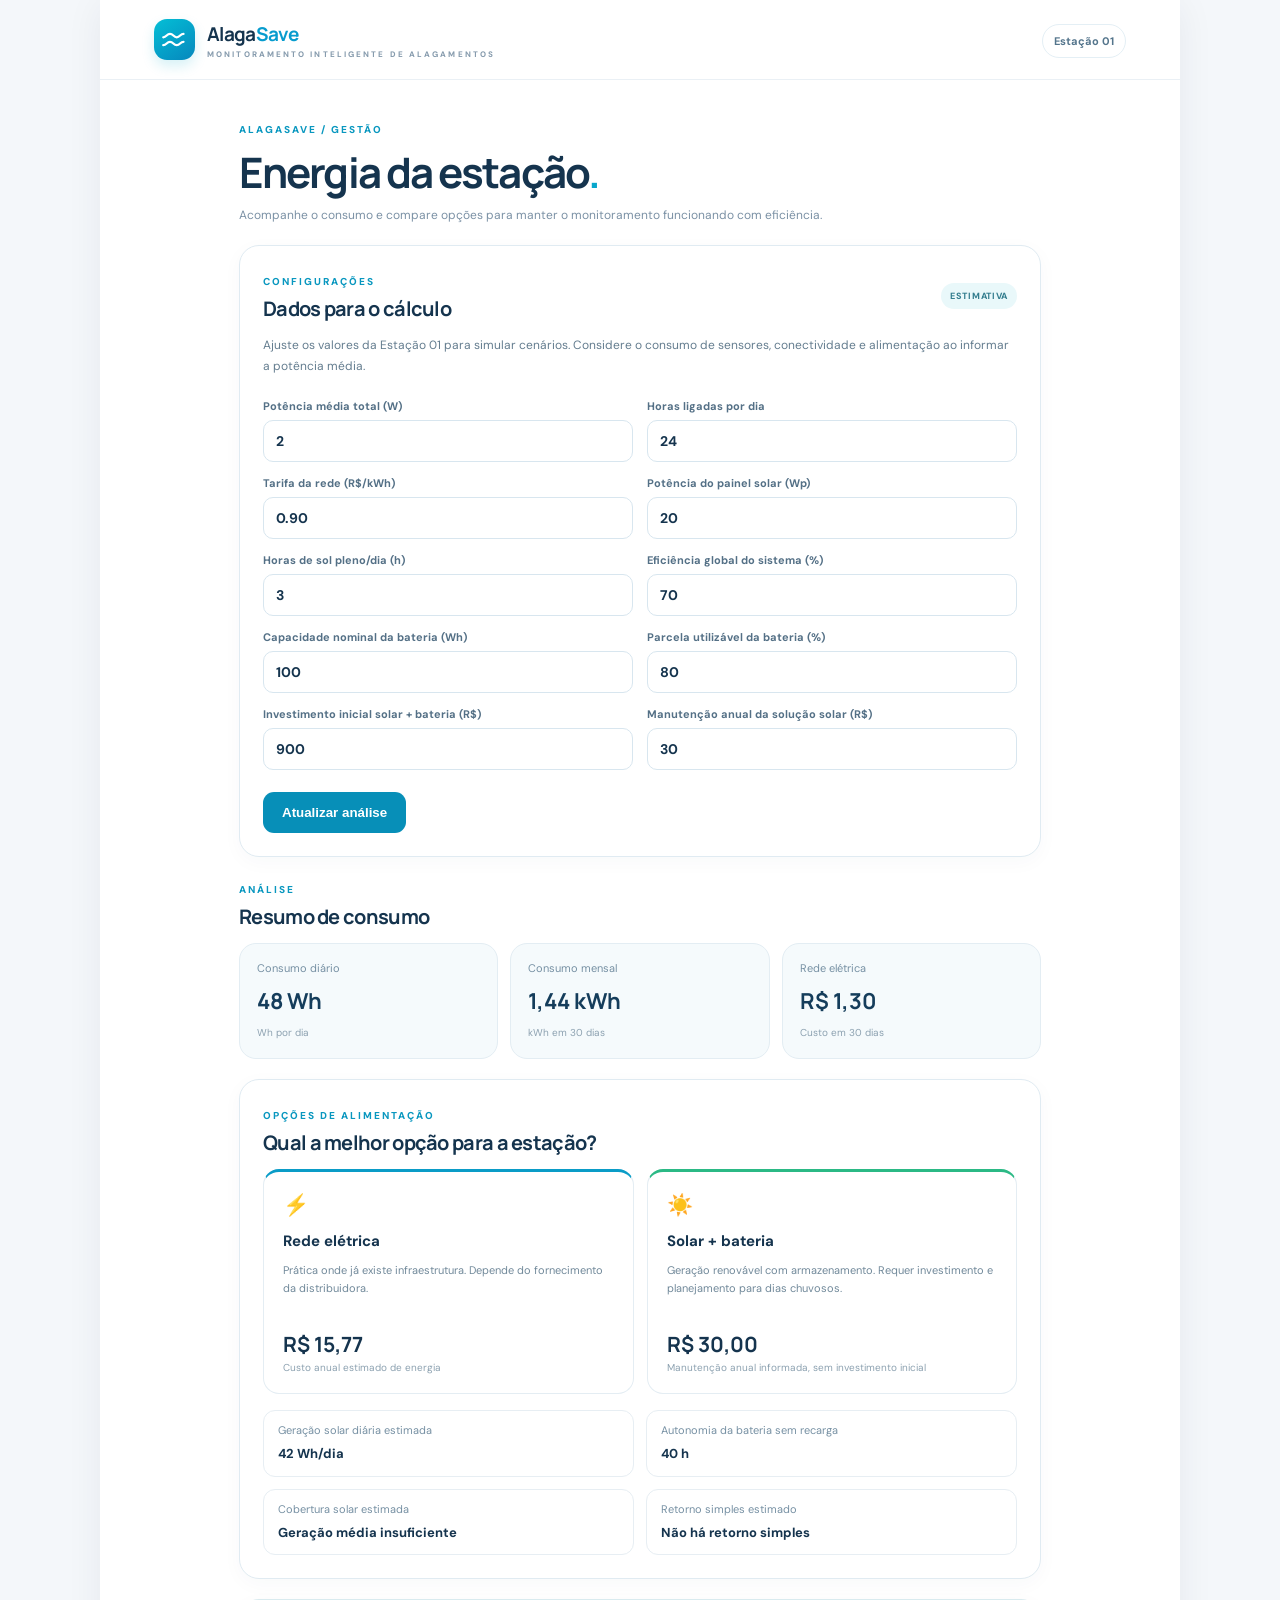
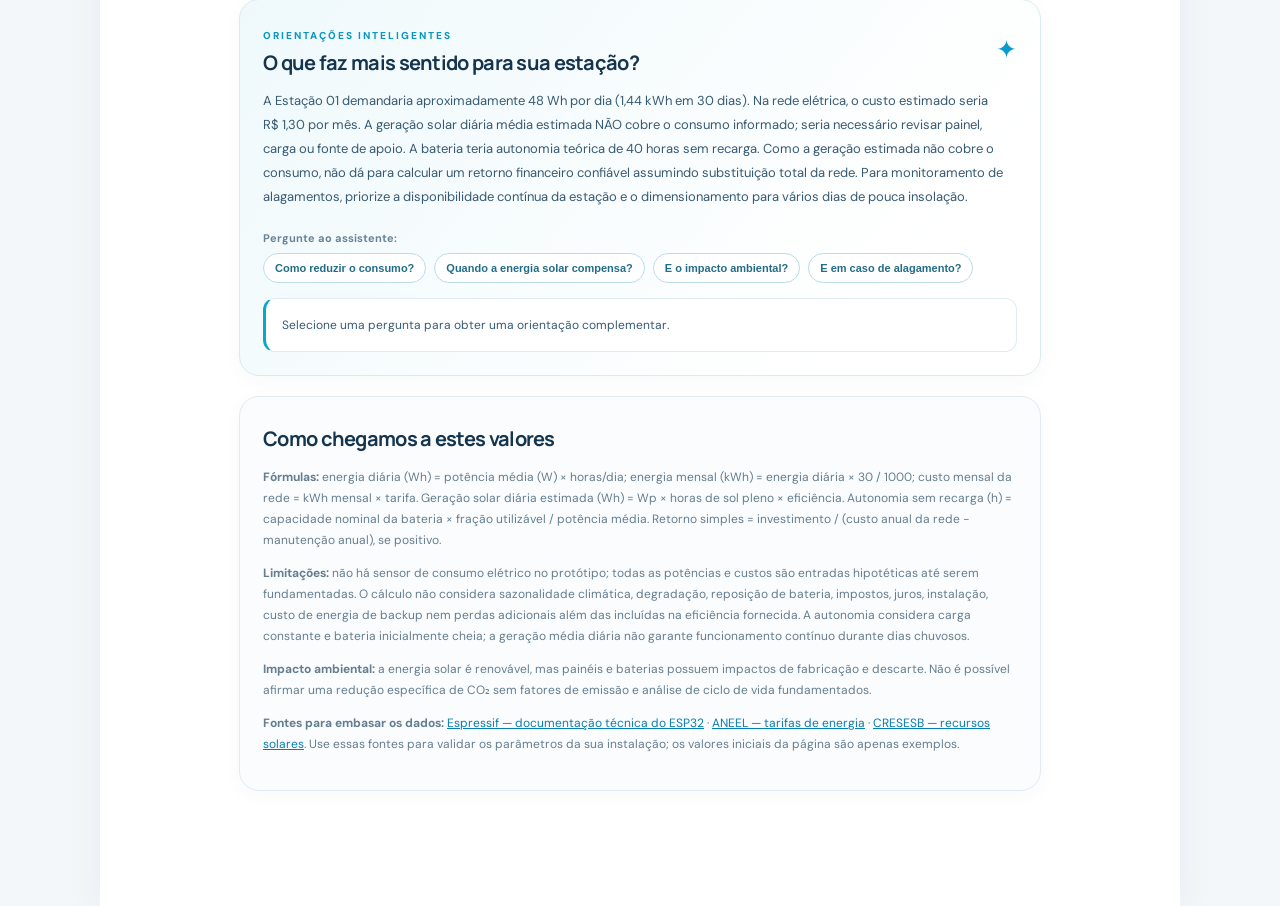
<file: admin/index.html>
<!doctype html>
<html lang="pt-BR">
  <head>
    <meta charset="utf-8" />
    <meta name="viewport" content="width=device-width,initial-scale=1" />
    <meta
      name="description"
      content="Consumo, autonomia e alternativas de energia para a Estação 01"
    />
    <title>AlagaSave | Energia da estação</title>
    <link rel="stylesheet" href="style.css" />
    <link rel="stylesheet" href="admin.css" />
    <script defer src="admin.js"></script>
  </head>
  <body>
    <div class="app-shell">
      <header class="topbar">
        <a href="index.html" class="brand" aria-label="AlagaSave, início">
          <span class="brand-icon"
            ><svg viewBox="0 0 24 24" aria-hidden="true">
              <path
                d="M2 10c3 0 3-3 6-3s3 3 6 3 3-3 6-3M2 17c3 0 3-3 6-3s3 3 6 3 3-3 6-3"
              /></svg
          ></span>
          <span
            ><b>Alaga<span>Save</span></b
            ><small>MONITORAMENTO INTELIGENTE DE ALAGAMENTOS</small></span
          >
        </a>
        <div class="header-actions">
          <span class="header-pill">Estação 01</span>
        </div>
      </header>
      <main class="content energy-main">
        <section class="intro">
          <span class="kicker">ALAGASAVE / GESTÃO</span>
          <h1>Energia da estação<span class="title-dot">.</span></h1>
          <p>
            Acompanhe o consumo e compare opções para manter o monitoramento
            funcionando com eficiência.
          </p>
        </section>

        <section class="energy-panel" aria-labelledby="inputs-title">
          <div class="energy-heading">
            <div>
              <span class="kicker">CONFIGURAÇÕES</span>
              <h2 id="inputs-title">Dados para o cálculo</h2>
            </div>
            <span class="sim-tag">ESTIMATIVA</span>
          </div>
          <p class="hint">
            Ajuste os valores da Estação 01 para simular cenários. Considere o
            consumo de sensores, conectividade e alimentação ao informar a
            potência média.
          </p>
          <div class="energy-fields">
            <label
              >Potência média total (W)
              <input
                type="number"
                id="potencia"
                min="0.01"
                max="10000"
                step="0.1"
                value="2"
                required
            /></label>
            <label
              >Horas ligadas por dia
              <input
                type="number"
                id="horas"
                min="0.1"
                max="24"
                step="0.1"
                value="24"
                required
            /></label>
            <label
              >Tarifa da rede (R$/kWh)
              <input
                type="number"
                id="tarifa"
                min="0"
                max="100"
                step="0.01"
                value="0.90"
                required
            /></label>
            <label
              >Potência do painel solar (Wp)
              <input
                type="number"
                id="painel"
                min="0"
                max="100000"
                step="1"
                value="20"
                required
            /></label>
            <label
              >Horas de sol pleno/dia (h)
              <input
                type="number"
                id="sol"
                min="0"
                max="24"
                step="0.1"
                value="3"
                required
            /></label>
            <label
              >Eficiência global do sistema (%)
              <input
                type="number"
                id="eficiencia"
                min="1"
                max="100"
                step="1"
                value="70"
                required
            /></label>
            <label
              >Capacidade nominal da bateria (Wh)
              <input
                type="number"
                id="bateria"
                min="0"
                max="1000000"
                step="1"
                value="100"
                required
            /></label>
            <label
              >Parcela utilizável da bateria (%)
              <input
                type="number"
                id="utilizavel"
                min="1"
                max="100"
                step="1"
                value="80"
                required
            /></label>
            <label
              >Investimento inicial solar + bateria (R$)
              <input
                type="number"
                id="investimento"
                min="0"
                max="100000000"
                step="1"
                value="900"
                required
            /></label>
            <label
              >Manutenção anual da solução solar (R$)
              <input
                type="number"
                id="manutencao"
                min="0"
                max="100000000"
                step="1"
                value="30"
                required
            /></label>
          </div>
          <p id="erro" class="form-error" role="alert" hidden></p>
          <button class="calc-button" id="calcular" type="button">
            Atualizar análise
          </button>
        </section>

        <section aria-label="Resultados estimados" class="energy-results">
          <div class="energy-heading">
            <div>
              <span class="kicker">ANÁLISE</span>
              <h2>Resumo de consumo</h2>
            </div>
          </div>
          <div class="energy-stats">
            <article class="energy-stat">
              <span>Consumo diário</span><strong id="diario">—</strong
              ><small>Wh por dia</small>
            </article>
            <article class="energy-stat">
              <span>Consumo mensal</span><strong id="mensal">—</strong
              ><small>kWh em 30 dias</small>
            </article>
            <article class="energy-stat">
              <span>Rede elétrica</span><strong id="custo">—</strong
              ><small>Custo em 30 dias</small>
            </article>
          </div>
        </section>

        <section class="energy-panel" aria-labelledby="comparison-title">
          <div class="energy-heading">
            <div>
              <span class="kicker">OPÇÕES DE ALIMENTAÇÃO</span>
              <h2 id="comparison-title">Qual a melhor opção para a estação?</h2>
            </div>
          </div>
          <div class="comparison-grid">
            <div class="comparison-card">
              <span class="comparison-icon">⚡</span>
              <h3>Rede elétrica</h3>
              <p>
                Prática onde já existe infraestrutura. Depende do fornecimento
                da distribuidora.
              </p>
              <strong id="rede-anual">—</strong
              ><small>Custo anual estimado de energia</small>
            </div>
            <div class="comparison-card">
              <span class="comparison-icon">☀️</span>
              <h3>Solar + bateria</h3>
              <p>
                Geração renovável com armazenamento. Requer investimento e
                planejamento para dias chuvosos.
              </p>
              <strong id="solar-anual">—</strong
              ><small
                >Manutenção anual informada, sem investimento inicial</small
              >
            </div>
          </div>
          <div class="technical-grid">
            <div>
              <span>Geração solar diária estimada</span
              ><strong id="geracao">—</strong>
            </div>
            <div>
              <span>Autonomia da bateria sem recarga</span
              ><strong id="autonomia">—</strong>
            </div>
            <div>
              <span>Cobertura solar estimada</span
              ><strong id="suficiencia">—</strong>
            </div>
            <div>
              <span>Retorno simples estimado</span
              ><strong id="retorno">—</strong>
            </div>
          </div>
        </section>

        <section
          class="energy-panel assistant-panel"
          aria-labelledby="assistant-title"
        >
          <div class="energy-heading">
            <div>
              <span class="kicker">ORIENTAÇÕES INTELIGENTES</span>
              <h2 id="assistant-title">
                O que faz mais sentido para sua estação?
              </h2>
            </div>
            <span class="assistant-symbol">✦</span>
          </div>
          <p id="recomendacao" aria-live="polite">
            Preencha os parâmetros e calcule para receber orientações.
          </p>
          <div class="quick-questions">
            <span>Pergunte ao assistente:</span>
            <button type="button" data-question="economia">
              Como reduzir o consumo?
            </button>
            <button type="button" data-question="solar">
              Quando a energia solar compensa?
            </button>
            <button type="button" data-question="ambiente">
              E o impacto ambiental?
            </button>
            <button type="button" data-question="risco">
              E em caso de alagamento?
            </button>
          </div>
          <div
            class="assistant-answer"
            id="resposta-pergunta"
            aria-live="polite"
          >
            Selecione uma pergunta para ver uma explicação.
          </div>
        </section>

        <section
          class="energy-panel references"
          aria-labelledby="references-title"
        >
          <h2 id="references-title">Como chegamos a estes valores</h2>
          <p>
            <strong>Fórmulas:</strong> energia diária (Wh) = potência média (W)
            × horas/dia; energia mensal (kWh) = energia diária × 30 / 1000;
            custo mensal da rede = kWh mensal × tarifa. Geração solar diária
            estimada (Wh) = Wp × horas de sol pleno × eficiência. Autonomia sem
            recarga (h) = capacidade nominal da bateria × fração utilizável /
            potência média. Retorno simples = investimento / (custo anual da
            rede − manutenção anual), se positivo.
          </p>
          <p>
            <strong>Limitações:</strong> não há sensor de consumo elétrico no
            protótipo; todas as potências e custos são entradas hipotéticas até
            serem fundamentadas. O cálculo não considera sazonalidade climática,
            degradação, reposição de bateria, impostos, juros, instalação, custo
            de energia de backup nem perdas adicionais além das incluídas na
            eficiência fornecida. A autonomia considera carga constante e
            bateria inicialmente cheia; a geração média diária não garante
            funcionamento contínuo durante dias chuvosos.
          </p>
          <p>
            <strong>Impacto ambiental:</strong> a energia solar é renovável, mas
            painéis e baterias possuem impactos de fabricação e descarte. Não é
            possível afirmar uma redução específica de CO₂ sem fatores de
            emissão e análise de ciclo de vida fundamentados.
          </p>
          <p>
            <strong>Fontes para embasar os dados:</strong>
            <a
              href="https://documentation.espressif.com/esp32_datasheet_en.html"
              target="_blank"
              rel="noopener noreferrer"
              >Espressif — documentação técnica do ESP32</a
            >
            ·
            <a
              href="https://www.gov.br/aneel/pt-br"
              target="_blank"
              rel="noopener noreferrer"
              >ANEEL — tarifas de energia</a
            >
            ·
            <a
              href="https://cresesb.cepel.br/"
              target="_blank"
              rel="noopener noreferrer"
              >CRESESB — recursos solares</a
            >. Use essas fontes para validar os parâmetros da sua instalação; os
            valores iniciais da página são apenas exemplos.
          </p
        </section>
      </main>
    </div>
  </body>
</html>
</file>
<file: admin/style.css>
@import url('https://fonts.googleapis.com/css2?family=DM+Sans:wght@400;500;600;700;800&family=Manrope:wght@400;500;600;700;800&display=swap');
:root{font-family:'DM Sans',sans-serif;color:#15344e;background:#f4f7fa;font-synthesis:none}*{box-sizing:border-box}html{scroll-behavior:smooth}body{margin:0}a{color:inherit;text-decoration:none}.app-shell{max-width:1080px;min-height:100vh;margin:auto;background:#fff;box-shadow:0 4px 35px #08233d10}.topbar{padding:19px clamp(20px,5vw,54px);border-bottom:1px solid #eaf0f5;display:flex;align-items:center;justify-content:space-between;gap:12px}.brand{display:flex;align-items:center;gap:12px}.brand-icon{height:41px;width:41px;display:grid;place-items:center;background:linear-gradient(145deg,#04bfd6,#0687bd);border-radius:13px;box-shadow:0 6px 13px #02a7cb2a}.brand svg{height:27px;width:27px;stroke:#fff;fill:none;stroke-width:2;stroke-linecap:round}.brand b{font-family:Manrope,sans-serif;font-size:19px;letter-spacing:-.7px}.brand b span{color:#079cce}.brand small{display:block;font-size:8px;font-weight:800;letter-spacing:2.1px;color:#869bad;margin-top:2px}.header-pill{font-size:11px;white-space:nowrap;color:#54758c;border:1px solid #e4eff5;border-radius:30px;padding:9px 11px;font-weight:700}.live-dot,.tiny-dot,.chart-dot{display:inline-block;width:8px;height:8px;border-radius:50%;background:#9aafbc;margin-right:4px}.live-dot.online{background:#16b89c}.live-dot.offline{background:#e69c35}.content{max-width:850px;margin:auto;padding:30px 24px 110px}.kicker,.overline{font-size:10px;font-weight:800;color:#0997bf;letter-spacing:2px}.intro{margin:7px 0 21px}.intro-top{display:flex;align-items:center;justify-content:space-between;gap:10px}.intro h1{font-family:Manrope,sans-serif;font-size:clamp(29px,5vw,42px);line-height:1.15;letter-spacing:-1.9px;margin:9px 0 6px}.title-dot{color:#08a7cc}.intro p{display:flex;gap:4px;align-items:center;color:#7b91a5;font-size:12px;margin:0}.inline-icon{width:14px;height:14px;flex-shrink:0;stroke:currentColor;fill:none;stroke-width:1.8;stroke-linecap:round;stroke-linejoin:round}.pilot-tag{font-size:10px;border:1px solid #dbebf4;border-radius:20px;padding:9px 12px;color:#36728e;font-weight:700;white-space:nowrap}.overview{border-radius:25px;padding:23px 25px 18px;background:radial-gradient(circle at 96% 5%,#327b95b0,transparent 56%),linear-gradient(125deg,#133653,#0a4966 68%,#225a74);color:#fff;box-shadow:0 17px 35px #0a3b5c25;overflow:hidden}.overview-top,.overview-footer{display:flex;align-items:center;justify-content:space-between;gap:10px}.overview .overline{color:#b6eaf3;letter-spacing:1.5px}.tiny-dot{background:#51dff4;box-shadow:0 0 0 4px #51dff42c}.overview-badge{font-size:10px;font-weight:800;padding:7px 10px;background:#ffffff22;border:1px solid #ffffff30;border-radius:99px;letter-spacing:.6px;white-space:nowrap}.overview-body{display:flex;align-items:center;justify-content:space-between;gap:16px;padding:18px 0 20px}.overview-info{min-width:0;flex:1}.overview h2{font-family:Manrope,sans-serif;font-size:clamp(23px,4.4vw,31px);letter-spacing:-1.2px;line-height:1.18;margin:0 0 7px}.overview-info>p{font-size:12px;line-height:1.55;color:#c5e2ee;max-width:340px;margin:0}.hero-stat{margin-top:22px;display:flex;flex-direction:column;gap:3px}.hero-stat>span:first-child{font-size:9px;font-weight:800;letter-spacing:1.6px;color:#bbdfed}.hero-stat strong{font-family:Manrope,sans-serif;font-size:clamp(36px,6vw,53px);letter-spacing:-2px;line-height:1.13}.hero-stat strong small{font-size:24px;color:#94eff8}.hero-stat>span:last-child{font-size:11px;color:#bddcea}.donut{position:relative;width:145px;height:145px;flex:0 0 145px}.donut svg{width:100%;height:100%}.donut-track,.donut-progress{fill:none;stroke-width:10}.donut-track{stroke:#ffffff24}.donut-progress{stroke:#63e3f1;stroke-linecap:round;stroke-dasharray:0 371;transform-origin:75px 75px;transform:rotate(-90deg);transition:stroke-dasharray .6s}.donut-inner{position:absolute;inset:0;display:flex;flex-direction:column;align-items:center;justify-content:center;gap:5px}.donut-inner svg{width:49px;height:49px;stroke:#b4f6fb;fill:none;stroke-width:1.9;stroke-linecap:round}.donut-inner span{font-size:9px;letter-spacing:2px;color:#d7f3f5;font-weight:800}.overview-footer{border-top:1px solid #ffffff2a;padding-top:13px;font-size:10px;color:#c0dbe5}.overview-footer>span:first-child{display:flex;align-items:center;gap:5px}.sim-label{font-size:9px;letter-spacing:1.2px;font-weight:800;color:#8be5f7}.overview[data-state=normal] .overview-badge{background:#0c8d6e}.overview[data-state=atencao] .overview-badge{background:#c17e16}.overview[data-state=critico] .overview-badge{background:#c3484c}.overview[data-state=unknown] .overview-badge{background:#546a79}.narrative{display:flex;gap:12px;align-items:flex-start;background:#eef8fb;border:1px solid #dceef4;border-radius:16px;padding:15px 16px;margin:14px 0 30px}.narrative-icon{width:35px;height:35px;display:grid;place-items:center;flex-shrink:0;border-radius:11px;background:#d7f2f9;color:#078bb5}.narrative-icon svg,.icon-tile svg,.nav-link svg{width:21px;height:21px;stroke:currentColor;fill:none;stroke-width:1.8;stroke-linecap:round;stroke-linejoin:round}.narrative strong{display:block;font-size:13px;margin:1px 0 5px}.narrative p{font-size:12px;color:#537087;line-height:1.55;margin:0}.narrative[data-state=atencao]{background:#fff9ed;border-color:#f6e6bf}.narrative[data-state=atencao] .narrative-icon{background:#fff0c9;color:#9f6c12}.narrative[data-state=critico]{background:#fff1f0;border-color:#f5dbd8}.narrative[data-state=critico] .narrative-icon{background:#ffdfdd;color:#c34a43}.section-heading{display:flex;justify-content:space-between;align-items:end;gap:8px;margin-bottom:14px}.section-heading h2,.history-card h2{font-family:Manrope,sans-serif;font-size:21px;letter-spacing:-.85px;margin:6px 0 0}.section-aside{font-size:11px;color:#8ba0ad}.sensor-grid{display:grid;grid-template-columns:repeat(2,minmax(0,1fr));gap:13px}.sensor-card{border:1px solid #e3edf3;border-radius:19px;padding:19px;min-width:0;box-shadow:0 5px 20px #163a5408}.sensor-top{display:flex;align-items:center;justify-content:space-between}.icon-tile{display:grid;place-items:center;width:37px;height:37px;border-radius:12px}.icon-tile.blue{background:#e3f8fc;color:#079cca}.icon-tile.violet{background:#f0ecff;color:#8670d7}.icon-tile.orange{background:#fff1e6;color:#dc9650}.icon-tile.green{background:#e4f7ee;color:#259774}.sensor-index{font-size:10px;color:#bdcbd5;letter-spacing:1.5px;font-weight:800}.sensor-card p{font-size:12px;color:#7890a1;margin:14px 0 5px}.sensor-card strong{display:block;font-family:Manrope,sans-serif;font-size:clamp(22px,4vw,27px);color:#183e5d;letter-spacing:-1px;line-height:1.25;overflow-wrap:anywhere}.sensor-card small{display:block;font-size:10px;color:#8da1b0;margin-top:5px}.sensor-card .status-value{font-size:18px;letter-spacing:-.3px}.bar{height:5px;background:#e8f0f5;overflow:hidden;border-radius:10px;margin-top:17px}.bar span{display:block;height:100%;width:0;background:#13aed8;border-radius:10px;transition:width .35s}.violet-bar span{background:#9981e9}.history-card,.measurements{border:1px solid #e2ecf2;border-radius:20px;padding:22px;margin-top:20px}.history-top{display:flex;justify-content:space-between;align-items:center;gap:10px}.history-top p{font-size:11px;color:#8ba0ad;margin:5px 0 0}.chart-pill{padding:8px 10px;background:#eff9fc;border-radius:40px;color:#38829a;font-size:10px;white-space:nowrap;font-weight:700}.chart-dot{background:#0fa9d0}.chart-wrap{height:220px;margin-top:18px;position:relative}.chart-placeholder{font-size:12px;color:#8198a8;position:absolute;top:40%;text-align:center;width:100%;pointer-events:none}.measurements{padding:17px 18px}.smaller h2{font-size:19px}.table-scroll{overflow-x:auto}table{border-collapse:collapse;width:100%;min-width:390px;text-align:left;font-size:12px}th,td{padding:12px 8px;border-bottom:1px solid #edf2f6;white-space:nowrap}th{color:#8ca0af;font-weight:700}td{color:#405f73}.pill{display:inline-flex;padding:5px 9px;border-radius:40px;background:#edf2f6;color:#526a7b;font-size:10px;font-weight:800}.pill.NORMAL{color:#138261;background:#def7ec}.pill.ATENCAO{color:#986709;background:#fff0cb}.pill.CRITICO,.pill.ALERTA{color:#b84241;background:#ffe5e3}.disclaimer{display:flex;align-items:flex-start;gap:8px;line-height:1.6;font-size:11px;color:#71899a;margin:22px 3px 0}.disclaimer svg{margin-top:3px}.bottom-nav{position:sticky;bottom:0;background:#ffffffed;backdrop-filter:blur(20px);border-top:1px solid #e5edf4;display:flex;justify-content:space-around;max-width:1080px;z-index:20;padding:11px max(12px,env(safe-area-inset-right)) calc(10px + env(safe-area-inset-bottom))}.nav-link{display:flex;flex-direction:column;align-items:center;gap:5px;color:#8fa4b2;min-width:90px;padding:3px 12px;font-weight:700;font-size:10px}.nav-link.active{color:#039ac8}.nav-link.active svg{filter:drop-shadow(0 0 6px #05b7e72b)}.placeholder{min-height:58vh;padding-top:70px;text-align:center}.placeholder h1{font-family:Manrope,sans-serif;font-size:36px}.placeholder p{font-size:12px;color:#8299a9}.placeholder .icon-tile{margin:auto;width:62px;height:62px;border-radius:21px}.placeholder .icon-tile svg{width:29px;height:29px}@media(min-width:750px){.bottom-nav{position:sticky}.content{padding-bottom:50px}.overview{padding:30px 36px}.sensor-grid{grid-template-columns:repeat(4,minmax(0,1fr))}.sensor-card{padding:16px}.sensor-card strong{font-size:23px}}@media(max-width:480px){.topbar{padding:17px 19px}.brand small{font-size:7px;letter-spacing:1.5px}.header-pill{font-size:10px;padding:8px}.content{padding:28px 19px 32px}.pilot-tag{font-size:9px;white-space:normal;text-align:center;max-width:100px}.intro h1{font-size:31px}.overview{padding:19px 18px 17px;border-radius:22px}.overview .overline{font-size:9px;letter-spacing:1px}.overview-badge{font-size:8px;padding:6px 8px}.overview-body{gap:3px;padding:19px 0}.overview h2{font-size:22px}.overview-info>p{font-size:11px}.hero-stat{margin-top:18px}.hero-stat strong{font-size:38px}.donut{width:112px;height:112px;flex-basis:112px}.donut-inner svg{width:35px;height:35px}.donut-inner span{font-size:8px}.overview-footer{align-items:flex-start;flex-wrap:wrap;gap:5px}.sim-label{font-size:8px}.sensor-card{padding:14px;border-radius:16px}.sensor-card p{font-size:11px}.sensor-card strong{font-size:22px}.sensor-card .status-value{font-size:16px}.section-heading h2{font-size:19px}.history-card{padding:17px 13px}.measurements{padding:17px 13px}.chart-wrap{height:195px}.nav-link{min-width:73px}}

/* Layout compacto da estação: resumo único e leituras relacionadas */
.intro{margin-bottom:17px}.overview-body{padding:16px 0}.overview .hero-stat{margin-top:14px}.sensor-grid{grid-template-columns:repeat(2,minmax(0,1fr))}.section-heading{margin-top:25px}.overview-footer{font-size:11px}@media(min-width:750px){.sensor-grid{grid-template-columns:repeat(3,minmax(0,1fr))}}@media(max-width:480px){.sensor-grid .sensor-card:last-child{grid-column:1/-1}.sensor-grid .sensor-card:last-child .sensor-top{max-width:100%}}
</file>
<file: admin/admin.css>
.energy-main {
  padding-bottom: 95px;
}
.energy-main .intro p {
  display: block;
  max-width: 590px;
  line-height: 1.6;
  margin-top: 10px;
}
.energy-panel {
  border: 1px solid #e0ebf2;
  border-radius: 20px;
  padding: 23px;
  margin: 20px 0;
  background: #fff;
}
.energy-heading {
  display: flex;
  align-items: center;
  justify-content: space-between;
  gap: 14px;
  margin-bottom: 13px;
}
.energy-heading h2,
.references h2 {
  font-family: Manrope, sans-serif;
  font-size: 20px;
  letter-spacing: -0.7px;
  margin: 5px 0 0;
}
.hint,
.references p {
  font-size: 12px;
  line-height: 1.75;
  color: #647d8f;
}
.sim-tag {
  font-size: 9px;
  letter-spacing: 0.7px;
  font-weight: 800;
  color: #347e8f;
  background: #e9f8fa;
  padding: 7px 9px;
  border-radius: 30px;
}
.energy-fields {
  display: grid;
  grid-template-columns: repeat(2, minmax(0, 1fr));
  gap: 14px;
  margin: 22px 0;
}
.energy-fields label {
  font-weight: 700;
  font-size: 11px;
  color: #547086;
  display: flex;
  flex-direction: column;
  gap: 7px;
}
.energy-fields input {
  min-width: 0;
  width: 100%;
  font: inherit;
  font-size: 14px;
  color: #15344e;
  background: white;
  border: 1px solid #d8e6ef;
  border-radius: 10px;
  padding: 11px 12px;
}
.energy-fields input:focus {
  outline: 2px solid #08a7cc;
  outline-offset: 1px;
}
.calc-button {
  border: 0;
  border-radius: 11px;
  background: #078fb8;
  color: #fff;
  padding: 13px 19px;
  font-weight: 800;
  cursor: pointer;
}
.calc-button:hover {
  background: #067a9e;
}
.form-error {
  color: #b84241;
  font-size: 12px;
}
.energy-stats {
  display: grid;
  grid-template-columns: repeat(3, 1fr);
  gap: 12px;
}
.energy-stat {
  border: 1px solid #e3edf3;
  background: #f8fbfd;
  padding: 17px;
  border-radius: 17px;
  min-width: 0;
}
.energy-stat span,
.technical-grid span {
  display: block;
  color: #7690a3;
  font-size: 11px;
}
.energy-stat strong {
  display: block;
  font-family: Manrope, sans-serif;
  font-size: 22px;
  color: #153d5b;
  margin: 11px 0 4px;
  overflow-wrap: anywhere;
}
.energy-stat small,
.comparison-card small {
  font-size: 10px;
  color: #8ca1b0;
}
.comparison-grid {
  display: grid;
  grid-template-columns: 1fr 1fr;
  gap: 13px;
}
.comparison-card {
  padding: 19px;
  background: #f8fbfd;
  border-radius: 16px;
  border: 1px solid #e4edf3;
}
.comparison-icon {
  font-size: 21px;
}
.comparison-card h3 {
  margin: 12px 0 5px;
  font-size: 15px;
}
.comparison-card p {
  color: #71899a;
  font-size: 11px;
  line-height: 1.6;
  min-height: 56px;
}
.comparison-card strong {
  display: block;
  font-family: Manrope, sans-serif;
  font-size: 21px;
  margin: 12px 0 3px;
  overflow-wrap: anywhere;
}
.comparison-card small {
  display: block;
}
.technical-grid {
  display: grid;
  grid-template-columns: 1fr 1fr;
  gap: 12px;
  margin-top: 16px;
}
.technical-grid > div {
  padding: 12px 14px;
  border: 1px solid #e7eef3;
  border-radius: 12px;
}
.technical-grid strong {
  font-size: 13px;
  display: block;
  margin-top: 8px;
  line-height: 1.4;
}
.assistant-panel {
  background: linear-gradient(130deg, #f2fbfc, #fff);
}
.assistant-symbol {
  font-size: 25px;
  color: #079cca;
}
.assistant-panel > p {
  line-height: 1.85;
  font-size: 13px;
  color: #375a73;
}
.quick-questions {
  display: flex;
  gap: 8px;
  flex-wrap: wrap;
  margin-top: 22px;
}
.quick-questions > span {
  font-size: 11px;
  font-weight: 700;
  color: #688297;
  width: 100%;
}
.quick-questions button {
  border: 1px solid #bcdce8;
  border-radius: 99px;
  padding: 8px 11px;
  background: #fff;
  color: #236c88;
  cursor: pointer;
  font-size: 11px;
  font-weight: 700;
}
.quick-questions button:hover {
  background: #e2f6fa;
}
.assistant-answer {
  margin-top: 15px;
  background: #fff;
  border: 1px solid #e0ecf2;
  padding: 16px;
  border-radius: 12px;
  line-height: 1.7;
  font-size: 12px;
  color: #375a73;
}
.references h2 {
  margin-bottom: 15px;
}
.references a {
  color: #087db0;
  text-decoration: underline;
}
.prototype-warning {
  padding: 13px;
  background: #fff7e8;
  border-radius: 10px;
  color: #885e19 !important;
}
.bottom-nav .nav-link {
  min-width: 0;
  flex: 1;
  font-size: 11px;
}
@media (max-width: 580px) {
  .energy-panel {
    padding: 17px;
  }
  .energy-fields,
  .comparison-grid,
  .technical-grid {
    grid-template-columns: 1fr;
  }
  .energy-stats {
    grid-template-columns: 1fr 1fr;
  }
  .energy-stat:last-child {
    grid-column: span 2;
  }
  .comparison-card p {
    min-height: 0;
  }
  .energy-main {
    padding-bottom: 40px;
  }
}
.energy-main .intro h1 {
  margin-top: 10px;
}
.energy-panel {
  box-shadow: 0 5px 20px #163a5408;
}
.energy-stat {
  background: #f5fafc;
}
.comparison-card {
  background: #fff;
}
.comparison-card:first-child {
  border-top: 3px solid #0a9cc7;
}
.comparison-card:nth-child(2) {
  border-top: 3px solid #2bb985;
}
.assistant-panel {
  border-color: #d9ebef;
  background: linear-gradient(130deg, #eff9fc, #ffffff 80%);
}
.assistant-answer {
  border-left: 3px solid #08a7cc;
}
.references {
  background: #fafcfd;
}
.prototype-warning {
  background: #eef6f9;
  color: #516e7d !important;
}
@media (min-width: 750px) {
  .energy-stats {
    grid-template-columns: repeat(3, 1fr);
  }
}
</file>
